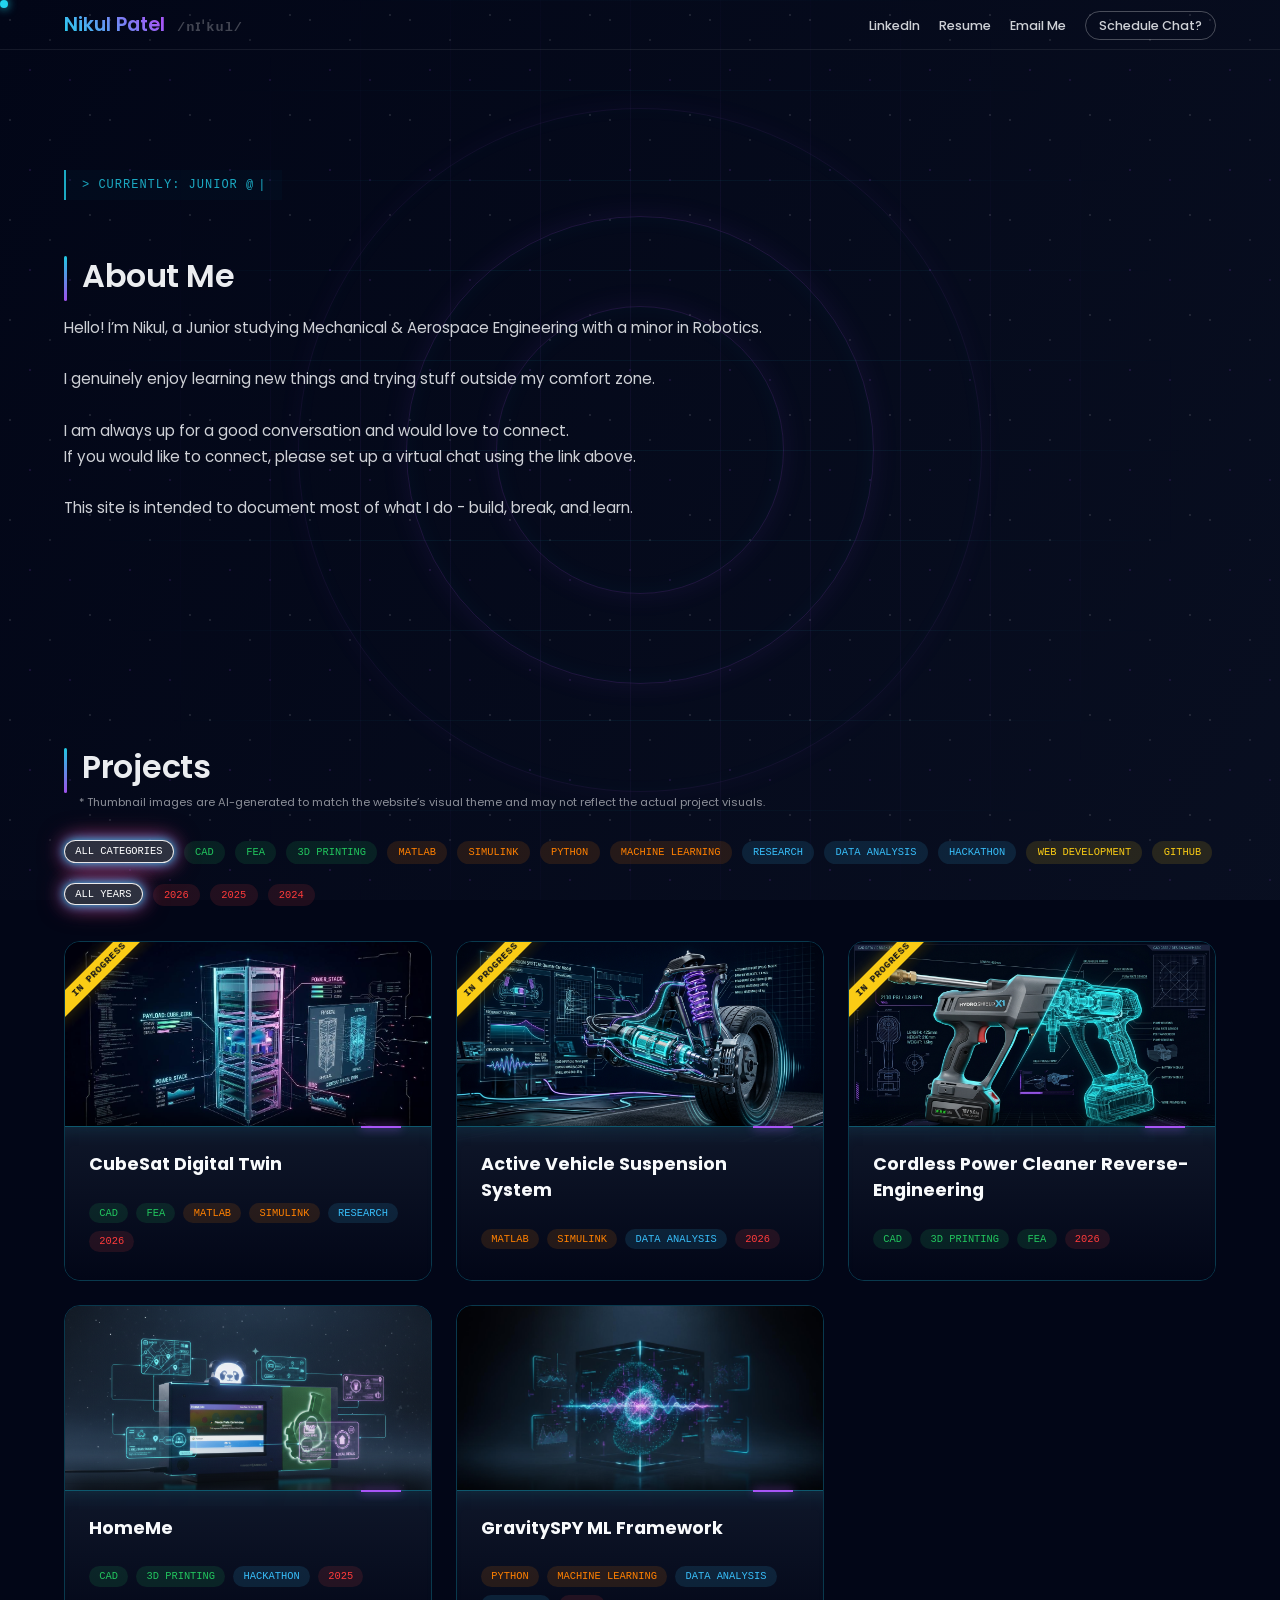
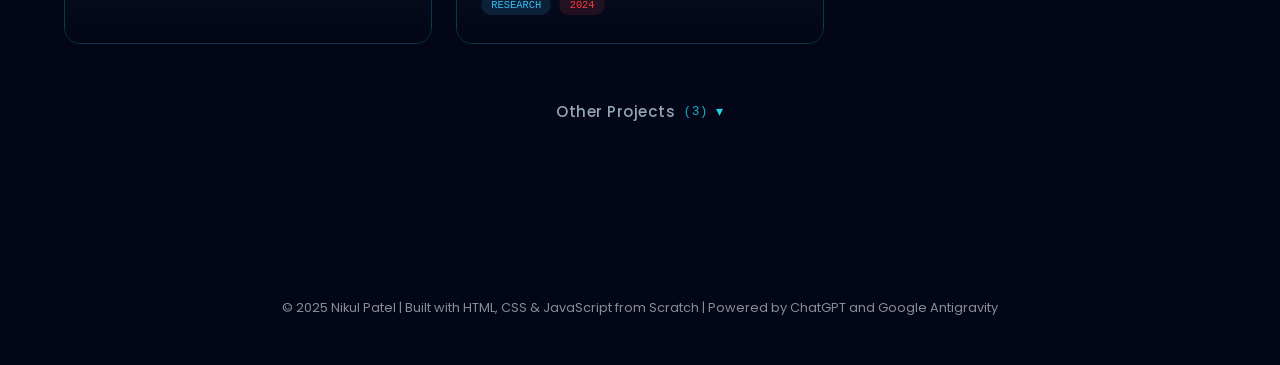
<file: index.html>
<!DOCTYPE html>
<html lang="en">

<head>
  <meta charset="UTF-8" />
  <meta name="viewport" content="width=device-width, initial-scale=1.0" />
  <title>Nikul Patel | Portfolio</title>

  <link href="https://fonts.googleapis.com/css2?family=Poppins:wght@300;400;600&display=swap" rel="stylesheet">
  <link rel="stylesheet" href="style.css">
  <link rel="stylesheet" href="cursor.css">
</head>

<body>

  <!-- BACKGROUND -->
  <div class="background">

    <span class="hud-ring r1"></span>
    <span class="hud-ring r2"></span>
    <span class="hud-ring r3"></span>

    <span class="star-field"></span>
    <span class="scan-pulse"></span>

    <span class="noise-layer"></span>

  </div>

  <!-- HEADER -->
  <header class="header">
    <div class="logo-wrapper" style="display: flex; align-items: baseline; gap: 12px;">
      <div class="logo"><a href="https://www.youtube.com/watch?v=oHg5SJYRHA0" style="text-decoration: none;"
          target="_blank">Nikul Patel</a></div>
      <span id="name-translation" class="name-translation">/nɪˈkul/</span>
    </div>
    <nav class="nav">
      <a href="https://www.linkedin.com/in/n1kul" target="_blank">LinkedIn</a>
      <a href="data/Resume-Nikul_Patel.pdf" target="_blank">Resume</a>
      <a href="mailto:pnikul165@gmail.com">Email Me</a>
      <a class="cta" href="https://calendar.app.google/Cj23Fq5cF3ZovG9K6" target="_blank">Schedule Chat?</a>
    </nav>
  </header>

  <!-- ABOUT -->
  <section id="about-me" class="about-me">
    <!-- Live status banner -->
    <div class="live-status" id="live-status" data-text="> CURRENTLY: Junior @ Clarkson University"></div>
    <h1>About Me</h1>
    <p class="bio">
      Hello! I’m Nikul, a Junior studying Mechanical & Aerospace Engineering with a minor in Robotics.
      <br><br>
      I genuinely enjoy learning new things and trying stuff outside my comfort zone. <br><br>
      I am always up for a good conversation and would love to connect.<br>
      If you would like to connect, please set up a virtual chat using the link above. <br><br>
      This site is intended to document most of what I do - build, break, and learn.
    </p>
  </section>

  <!-- PROJECTS -->
  <section id="projects" class="projects">
    <h2>Projects</h2>

    <p class="projects-disclaimer">
      * Thumbnail images are AI-generated to match the website’s visual theme and may not reflect the actual project
      visuals.<br>
    </p>


    <div class="project-filters" id="tag-filters"></div>
    <div class="project-filters" id="year-filters"></div>

    <div class="project-grid" id="project-grid"></div>

    <!-- OTHER / ARCHIVED PROJECTS -->
    <div class="other-projects-wrapper" id="other-projects-wrapper">
      <button type="button" class="other-projects-text-btn" id="other-projects-toggle" aria-expanded="false"
        aria-controls="other-projects-collapse">
        <span class="other-projects-label">Other Projects</span>
        <span class="other-projects-count" id="other-projects-count">(0)</span>
        <span class="toggle-icon">▾</span>
      </button>

      <div class="other-projects-collapse" id="other-projects-collapse">
        <div class="other-projects-inner">
          <div class="project-grid" id="other-project-grid"></div>
        </div>
      </div>
    </div>
  </section>

  <footer class="footer">
    © 2025 Nikul Patel | Built with HTML, CSS & JavaScript from Scratch | Powered by ChatGPT and Google Antigravity
  </footer>

  <script src="data/data.js"></script>
  <script src="script.js"></script>

  <!-- CUSTOM CURSOR -->
  <div id="custom-cursor">
    <div class="cursor-coords"></div>
  </div>
  <script src="cursor.js"></script>
</body>

</html>
</file>
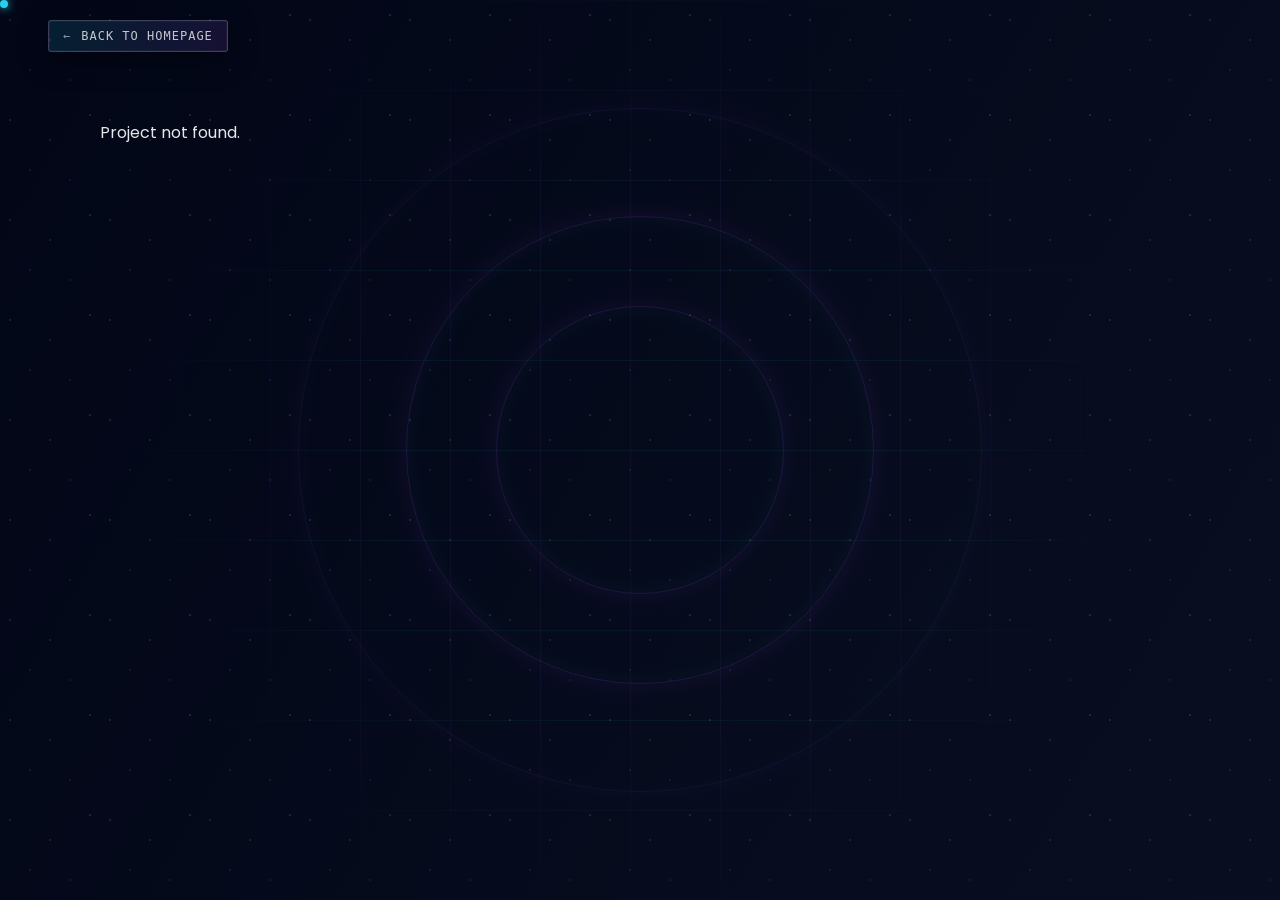
<file: project.html>
<!DOCTYPE html>
<html lang="en">
<head>
  <meta charset="UTF-8" />
  <meta name="viewport" content="width=device-width, initial-scale=1.0" />
  <title>Project | Nikul Patel</title>

  <link href="https://fonts.googleapis.com/css2?family=Poppins:wght@300;400;600&display=swap" rel="stylesheet">
  <link rel="stylesheet" href="project.css">
  <link rel="stylesheet" href="cursor.css">
</head>

<body>

  <!-- BACKGROUND (IDENTICAL TO HOMEPAGE) -->
  <div class="background">
    <span class="hud-ring r1"></span>
    <span class="hud-ring r2"></span>
    <span class="hud-ring r3"></span>
    <span class="star-field"></span>
    <span class="scan-pulse"></span>
    <span class="noise-layer"></span>
  </div>

  <!-- TOP BAR -->
<header class="project-header">
  <nav class="project-nav">
    <a href="index.html" class="nav-back">
      <span class="nav-icon">←</span>
      <span class="nav-text">BACK TO HOMEPAGE</span>
    </a>
  </nav>
</header>


  <!-- MAIN -->
  <main class="project-layout" id="project-container">
    <div class="loading">Loading project…</div>
  </main>

  <!-- DATA + LOGIC -->
  <script src="data/data.js"></script>
  <script src="project.js"></script>

  <!-- CUSTOM CURSOR -->
  <div id="custom-cursor">
    <div class="cursor-coords"></div>
  </div>
  <script src="cursor.js"></script>
</body>
</html>
</file>
<file: style.css>
/* RESET */
*,
*::before,
*::after {
  box-sizing: border-box;
}

body {
  margin: 0;
  font-family: 'Poppins', sans-serif;
  background: #020617;
  color: #e5e7eb;
  overflow-x: hidden;
}

/* =========================
   BACKGROUND MOTION
========================= */

.background {
  position: fixed;
  inset: 0;
  overflow: hidden;
  z-index: -10; /* fully behind everything */
  pointer-events: none; /* clicks pass through */
}

.background::before {
  content: "";
  position: absolute;
  inset: 0;
  background-image:
    linear-gradient(rgba(34,211,238,0.06) 1px, transparent 1px),
    linear-gradient(90deg, rgba(168,85,247,0.06) 1px, transparent 1px);
  background-size: 90px 90px;
  mask-image: radial-gradient(circle at center, black 35%, transparent 70%);
  opacity: 100%;
}


/* Animated gradient base */
body::before {
  content: "";
  position: fixed;
  inset: 0;
  background: linear-gradient(
    120deg,
    #020617,
    #0f172a,
    #020617
  );
  background-size: 400% 400%;
  animation: gradientShift 10s ease infinite;
  z-index: -11; 
}

@keyframes gradientShift {
  0% { background-position: 0% 50%; }
  50% { background-position: 100% 50%; }
  100% { background-position: 0% 50%; }
}

/*HOLOGRAPHIC HUD RINGS */
.hud-ring {
  position: absolute;
  top: 50%;
  left: 50%;
  border-radius: 50%;
  transform: translate(-50%, -50%);
  border: 1px solid rgba(168,85,247,0.45);
  box-shadow:
    0 0 28px rgba(168,85,247,0.25),
    inset 0 0 24px rgba(34,211,238,0.12);
  opacity: 0.35;
  animation: ringBreath 6s ease-in-out infinite,
             ringRotate 60s linear infinite;
}

@keyframes ringRotate {
  from { transform: translate(-50%, -50%) rotate(0deg); }
  to   { transform: translate(-50%, -50%) rotate(360deg); }
}

/* sizes */
.r1 { width: 32vmin; height: 32vmin; animation-delay: 0s; }
.r2 { width: 52vmin; height: 52vmin; animation-delay: 1.5s; animation-duration: 80s; }
.r3 { width: 76vmin; height: 76vmin; animation-delay: 3s; animation-duration: 120s; opacity: 0.18; }

@keyframes ringBreath {
  0%   { opacity: 0.18; filter: blur(0px); }
  50%  { opacity: 0.42; filter: blur(0.6px); }
  100% { opacity: 0.18; filter: blur(0px); }
}

/*RADIAL SCAN PULSE*/

.scan-pulse {
  position: absolute;
  inset: 0;
  background:
    radial-gradient(
      circle at center,
      rgba(168,85,247,0.18),
      transparent 60%
    );
  opacity: 0;
  animation: scanPing 5s ease-out infinite;
}

@keyframes scanPing {
  0%   { opacity: 0; transform: scale(0.85); }
  30%  { opacity: 0.35; }
  100% { opacity: 0; transform: scale(1.15); }
}

/*FLOATING PIXEL FIELD*/

.pixel-field {
  position: absolute;
  inset: 0;
  background-image:
    repeating-radial-gradient(
      rgba(168,85,247,0.25) 0 1px,
      transparent 1px 40px
    );
  background-size: 120px 120px;
  animation: pixelDrift 25s linear infinite;
  opacity: 0.15;
  mask-image: linear-gradient(
    to top,
    transparent,
    black 30%,
    black 70%,
    transparent
  );
}

@keyframes pixelDrift {
  from { background-position: 0 0; }
  to   { background-position: 0 -600px; }
}

/*STAR FIELD (SUBTLE)*/

.star-field {
  position: absolute;
  inset: 0;
  background-image:
    radial-gradient(1px 1px at 10% 20%, rgba(255,255,255,0.35), transparent),
    radial-gradient(1px 1px at 30% 70%, rgba(168,85,247,0.45), transparent),
    radial-gradient(1px 1px at 50% 40%, rgba(255,255,255,0.3), transparent),
    radial-gradient(1px 1px at 70% 80%, rgba(168,85,247,0.4), transparent),
    radial-gradient(1px 1px at 90% 15%, rgba(255,255,255,0.35), transparent);
  background-size: 100px 100px;
  animation: starDrift 90s linear infinite;
  opacity: 1.0;
  pointer-events: none;
}

@keyframes starDrift {
  from { background-position: 0 0; }
  to   { background-position: 0 -2000px; }
}

/* =========================
   HEADER
========================= */
.header {
  position: sticky;
  top: 0;
  padding: 10px 64px;
  display: flex;
  justify-content: space-between;
  align-items: center;
  background: transparent;
  border-bottom: 1px solid rgba(255,255,255,0.08);
  transition: background 0.3s ease, backdrop-filter 0.3s ease;
  z-index: 10;
}

.header:hover {
  border-image: linear-gradient(90deg, #22d3ee, #a855f7, #22d3ee) 1;
  box-shadow: 0 12px 40px rgba(34, 211, 238, 0.3), 0 8px 20px rgba(168, 85, 247, 0.25);
  transition: 0.5s;
}

.header.scrolled {
  background: rgba(15, 23, 42, 0.75);
  backdrop-filter: blur(20px) saturate(200%);
  border-color: rgba(255,255,255,0.15);
}

.logo {
  font-weight: 600;
  font-size: 1.2rem;
  background: linear-gradient(45deg, #22d3ee, #a855f7, #22d3ee);
  background-size: 200%;
  background-clip: content-box;
  -webkit-background-clip: text;
  -webkit-text-fill-color: transparent;
  animation: gradientFlow 3s linear infinite
}

@keyframes gradientFlow {
  to { background-position: 200%; }
}

.name-translation {
  font-family: var(--font-mono);
  font-size: 0.85rem;
  font-weight: 600;
  color: rgba(255, 255, 255, 0.25);
  letter-spacing: 1px;
  transition: opacity 0.8s cubic-bezier(0.4, 0, 0.2, 1);
  user-select: none;
  pointer-events: none;
  display: inline-block;
}

.name-translation.hidden {
  opacity: 0;
}

.nav a {
  margin-left: 15px;
  font-size: 0.8rem;
  font-weight: 500;
  text-decoration: none;
  color: #e5e7eb;
  position: relative;
  opacity: 0.9;
  transition: color 0.3s ease, text-shadow 0.3s ease;
}

.nav a::after {
  content: "";
  position: absolute;
  bottom: -4px;
  left: 0;
  width: 0%;
  height: 2px;
  background: linear-gradient(90deg, #22d3ee, #a855f7);
  transition: width 0.3s ease;
}

.nav a:hover::after {
  width: 100%;
  color: #22d3ee;
  text-shadow: 0 0 6px #22d3ee, 0 0 10px #a855f7;
}

.nav .cta {
  padding: 5px 13px;
  border-radius: 999px;
  border: 1px solid rgba(255,255,255,0.3);
  transition: all 1.0s ease
}

.nav .cta:hover {
  border-color: #22d3ee;
  box-shadow: 0 0 8px #22d3ee, 0 0 16px #a855f7;
  background: rgba(255,255,255,0.05);
}

.nav .cta::after {
  content: none;
}

/* ABOUT ME */
.about-me {
  padding: 120px 64px 80px;
  max-width: 1200px;
  position: relative;
}

.live-status {
  font-family: 'JetBrains Mono', monospace;
  font-size: 0.75rem;
  color: #22d3ee;
  background: rgba(34, 211, 238, 0.03);
  border-left: 2px solid #22d3ee;
  padding: 8px 16px;
  margin-bottom: 25px;
  display: inline-block;
  letter-spacing: 1px;
  text-transform: uppercase;
  opacity: 0.8;
  min-height: 1.5em;
}

.live-status::after {
  content: "|";
  animation: blink 1s step-end infinite;
  margin-left: 4px;
}

@keyframes blink {
  from, to { opacity: 1; }
  50% { opacity: 0; }
}

.about-me h1 {
  font-size: 2.0rem;
  font-weight: 600;
  opacity: 0.95;
  margin-bottom: 15px;
  letter-spacing: -0.015em;
  color: #f8fafc;
  position: relative;
  padding-left: 18px;
}

.about-me h1::before {
  content: "";
  position: absolute;
  left: 0;
  top: 0.15em;
  height: 1.4em;
  width: 3px;
  background: linear-gradient(180deg, #22d3ee, #a855f7);
  border-radius: 2px;
}

.bio {
  margin-top: 15px;
  max-width: 1000px;
  font-size: 0.95rem;
  line-height: 1.7;
  opacity: 0.9;
}


/* PROJECTS */
.projects {
  padding: 100px 64px 120px;
  position: relative;
}

.projects h2 {
  font-size: 2.0rem;
  font-weight: 600;
  opacity: 0.95;
  margin-bottom: 0px;
  letter-spacing: -0.015em;
  color: #f8fafc;
  position: relative;
  padding-left: 18px;
}

.projects h2::before {
  content: "";
  position: absolute;
  left: 0;
  top: 0.15em;
  height: 1.4em;
  width: 3px;
  background: linear-gradient(180deg, #22d3ee, #a855f7);
  border-radius: 2px;
}

.projects-disclaimer {
  font-size: 0.7rem;
  opacity: 0.6;
  margin-left: 15px;
  margin-top: 3px;
  margin-bottom: 30px;
}

.project-filters {
  display: flex;
  gap: 10px;
  margin-bottom: 20px;
  flex-wrap: wrap;
}

.filter {
  cursor: pointer;
  border: 1px solid transparent;
  transition: border-color 0.25s ease, background 0.25s ease;
}

.filter.active {
  border-color: rgba(255,255,255,0.4);
}

.project-grid {
  display: grid;
  margin-top: 35px;
  grid-template-columns: repeat(auto-fill, minmax(320px, 1fr));
  gap: 24px;
}

.project-card {
  background: transparent;
  border: 1px solid rgba(34, 211, 238, 0.25);
  border-radius: 16px;
  overflow: hidden;
  text-decoration: none;
  color: inherit;
  position: relative;
  cursor: pointer;
  transition: box-shadow 0.5s ease;
  display: flex;
  flex-direction: column;
  /* Gradient border using pseudo-element */
}

.project-card::before {
  content: "";
  position: absolute;
  inset: 0;
  padding: 3px; /* border thickness */
  border-radius: 16px;
  background: linear-gradient(90deg, #22d3ee, #a855f7, #22d3ee, #a855f7);
  background-size: 300% 300%;
  mask: inherit;
  -webkit-mask: 
      linear-gradient(#fff 0 0) content-box, 
      linear-gradient(#fff 0 0);
  -webkit-mask-composite: destination-out;
  mask-composite: exclude;
  pointer-events: none;
  opacity: 0; /* hide initially */
  transition: opacity 0.5s ease;
  animation: gradientBorderFlow 3s linear infinite;
  z-index: 2;
}

.project-card:hover::before {
  opacity: 1;
}

/* Border gradient animation */
@keyframes gradientBorderFlow {
  0% { background-position: 0% 50%; }
  50% { background-position: 100% 50%; }
  100% { background-position: 0% 50%; }
}

/* Keep all previous hover effects */
.project-card:hover {
  box-shadow: 0 20px 40px rgba(0,0,0,0.45), 0 0 20px rgba(34, 211, 238, 0.2);
}

/* =========================
   PROJECT IN-PROGRESS CORNER RIBBON
========================= */

.project-ribbon {
  position: absolute;
  top: 18px;
  left: -36px;
  width: 140px;
  transform: rotate(-45deg);
  background: #facc15;
  color: #020617;
  text-align: center;
  font-family: 'JetBrains Mono', monospace;
  font-size: 0.62rem;
  font-weight: 700;
  letter-spacing: 0.6px;
  text-transform: uppercase;
  padding: 4px 0;
  box-shadow: 0 4px 12px rgba(0, 0, 0, 0.5), 0 0 14px rgba(250, 204, 21, 0.35);
  z-index: 10;
  pointer-events: none;
  user-select: none;
  transition: box-shadow 0.3s ease, filter 0.3s ease;
}

.project-card:hover .project-ribbon {
  box-shadow: 0 4px 16px rgba(0, 0, 0, 0.6), 0 0 20px rgba(250, 204, 21, 0.55);
  filter: brightness(1.05);
}

/* =========================
   PROJECT THUMBNAIL (BOTTOM FADE)
========================= */

.project-thumb {
  height: 200px;
  position: relative;
  overflow: hidden;
  z-index: 1;
}

/* Image itself */
.project-thumb img {
  width: 100%;
  height: 100%;
  object-fit: cover;
  transition: transform 0.6s ease, filter 0.6s ease;
}

/* Hover effects (fade is NOT touched) */
.project-card:hover .project-thumb img {
  transform: scale(1.05);
  filter: brightness(0.85);
}

.project-info {
  padding: 24px;
  position: relative;
  flex-grow: 1;
  margin-top: -16px;
  background: linear-gradient(180deg, rgba(15, 23, 42, 0.98) 0%, rgba(2, 6, 23, 1) 100%);
  border-top: 1px solid rgba(34, 211, 238, 0.4);
  box-shadow: 0 -8px 25px rgba(0, 0, 0, 0.7), inset 0 15px 20px -15px rgba(34, 211, 238, 0.15);
  z-index: 2;
  transition: all 0.5s cubic-bezier(0.4, 0, 0.2, 1);
}

/* Sci-fi tech corner accent */
.project-info::before {
  content: "";
  position: absolute;
  top: -1px;
  right: 30px;
  width: 40px;
  height: 2px;
  background: #a855f7;
  box-shadow: 0 0 10px #a855f7;
  transition: width 0.5s ease;
}

.project-info h3 {
  font-size: 1.1rem;
  margin: 0 0 10px 0;
  color: #f8fafc;
  z-index: 1;
}

.project-info .tags {
  display: flex;
  flex-wrap: wrap;
  gap: 8px;
  margin-top: 2px;
  margin-bottom: 4px;
  z-index: 1;
}

.project-info p {
  font-size: 0.85rem;
  line-height: 1.6;
  opacity: 0;
  max-height: 0;
  overflow: hidden;
  margin-top: 12px;
  color: #cbd5e1;
  transition: opacity 0.6s ease, max-height 0.6s ease, transform 0.6s ease;
  transform: translateY(10px);
}

.project-card:hover .project-info {
  background: linear-gradient(180deg, rgba(15, 23, 42, 1) 0%, rgba(2, 6, 23, 1) 100%);
  border-top-color: #22d3ee;
  box-shadow: inset 0 15px 30px -10px rgba(34, 211, 238, 0.35);
}

.project-card:hover .project-info::before {
  width: 80px;
}

.project-card:hover .project-info p {
  opacity: 1;
  max-height: 200px;
  transform: translateY(0);
}

.tags {
  font-family: "JetBrains Mono", monospace;
  display: flex;
  flex-wrap: wrap;
  gap: 6px;
}

.tag {
  font-family: "JetBrains Mono", monospace;
  font-size: 0.65rem;
  padding: 4.25px 10.25px;
  border-radius: 999px;
}

/* YEAR TAG */
.tag.year {
  background: #ef444420;
  color: #ff3b3b;
}

/* COMMON "ALL" TAG VISUAL */
.tag.all {
  background: #ffffff2a;
  color: #ffffff;
  border: 1px solid rgba(255,255,255,0.35);
}

/* ACTIVE FILTER — UNIVERSAL */
.filter.active {
  border-color: rgba(255,255,255,0.9);
  transform: translateY(-1px);
}

/* ACTIVE "ALL" TAG — STRONGER GLOW */
.tag.all.filter.active {
  box-shadow:
    0 0 10px rgba(34,211,238,0.9),
    0 0 18px rgba(168,85,247,0.7),
    0 0 26px rgba(239,68,68,0.6);
}

/* ACTIVE NORMAL TAGS */
.tag.filter.active:not(.all) {
  box-shadow:
    0 0 8px currentColor,
    0 0 14px rgba(255,255,255,0.25);
}



/* =========================
   OTHER / ARCHIVED PROJECTS (LOAD MORE STYLE)
========================= */

.other-projects-wrapper {
  margin-top: 48px;
  display: flex;
  flex-direction: column;
  align-items: center;
}

.other-projects-text-btn {
  background: transparent;
  border: none;
  color: #94a3b8;
  font-family: 'Poppins', sans-serif;
  font-size: 0.95rem;
  font-weight: 500;
  letter-spacing: 0.5px;
  cursor: pointer;
  display: inline-flex;
  align-items: center;
  justify-content: center;
  gap: 8px;
  padding: 8px 16px;
  position: relative;
  transition: all 0.3s ease;
  user-select: none;
}

.other-projects-text-btn .other-projects-label {
  color: inherit;
  transition: color 0.3s ease;
}

.other-projects-text-btn .other-projects-count {
  font-family: 'JetBrains Mono', monospace;
  font-size: 0.8rem;
  color: #22d3ee;
  opacity: 0.8;
  transition: all 0.3s ease;
}

.other-projects-text-btn .toggle-icon {
  display: inline-block;
  font-size: 0.85rem;
  color: #22d3ee;
  transition: transform 0.3s cubic-bezier(0.4, 0, 0.2, 1), color 0.3s ease;
}

.other-projects-text-btn::after {
  content: "";
  position: absolute;
  bottom: 2px;
  left: 50%;
  width: 0;
  height: 2px;
  background: linear-gradient(90deg, #22d3ee, #a855f7);
  transition: width 0.3s ease, left 0.3s ease;
  border-radius: 2px;
}

.other-projects-text-btn:hover {
  color: #f8fafc;
  transform: translateY(-1px);
}

.other-projects-text-btn:hover .toggle-icon {
  color: #22d3ee;
}

.other-projects-text-btn:hover::after {
  width: 90%;
  left: 5%;
}

.other-projects-text-btn.open {
  color: #cbd5e1;
}

.other-projects-text-btn.open .toggle-icon {
  transform: rotate(180deg);
  color: #a855f7;
}

.other-projects-text-btn.open::after {
  width: 90%;
  left: 5%;
  background: linear-gradient(90deg, #a855f7, #22d3ee);
}

.other-projects-collapse {
  display: none;
  width: 100%;
  margin-top: 36px;
  text-align: left;
}

.other-projects-collapse.open {
  display: block;
  animation: fadeInOtherProjects 0.4s ease forwards;
}

@keyframes fadeInOtherProjects {
  from {
    opacity: 0;
    transform: translateY(12px);
  }
  to {
    opacity: 1;
    transform: translateY(0);
  }
}

.other-projects-inner {
  padding: 4px 2px 20px 2px;
}

.other-projects-inner .project-grid {
  margin-top: 0;
}

.no-projects-msg {
  font-family: 'JetBrains Mono', monospace;
  font-size: 0.85rem;
  color: #94a3b8;
  padding: 36px 20px;
  text-align: center;
  background: rgba(15, 23, 42, 0.5);
  border: 1px dashed rgba(34, 211, 238, 0.25);
  border-radius: 14px;
  grid-column: 1 / -1;
  letter-spacing: 0.3px;
}

/* FOOTER */
.footer {
  padding: 48px;
  text-align: center;
  font-size: 0.8rem;
  opacity: 0.6;
}
.footer a {
  color: #22d3ee;
  text-decoration: none;
}

/* =========================
   RESPONSIVE (NO WRAPPING)
========================= */
@media (max-width: 900px) {
  html { font-size: 14.5px; }

  .about-me,
  .projects {
    padding-left: 40px;
    padding-right: 40px;
  }

  /* Hide non-essential nav links */
  .nav a:not(.cta) {
    display: none;
  }
}

@media (max-width: 600px) {
  html { font-size: 14px; }

  .header {
    padding: 10px 24px;
  }

  .about-me {
    padding: 60px 24px 30px;
  }

  .projects {
    padding: 40px 24px 70px;
  }

  .project-grid {
    grid-template-columns: 1fr;
    gap: 20px;
  }
  
  .project-thumb {
    height: 160px;
  }

  /* Compact corner ribbon for mobile cards */
  .project-ribbon {
    top: 14px;
    left: -34px;
    width: 125px;
    font-size: 0.56rem;
    padding: 3px 0;
  }

  /* Make project summaries visible on touch/mobile devices where hover is unavailable */
  .project-info p {
    opacity: 0.85;
    max-height: none;
    overflow: visible;
    transform: none;
    margin-top: 10px;
  }

  .other-projects-wrapper {
    margin-top: 32px;
  }

  .other-projects-text-btn {
    font-size: 0.88rem;
    padding: 8px 16px;
  }

  .other-projects-collapse.open {
    margin-top: 24px;
  }
}

@media (max-width: 420px) {
  .header {
    padding: 8px 16px;
  }

  .name-translation {
    display: none;
  }

  .about-me,
  .projects {
    padding-left: 16px;
    padding-right: 16px;
  }

  .about-me h1,
  .projects h2 {
    font-size: 1.7rem;
  }
}
</file>
<file: cursor.css>
/* =========================
   CUSTOM CURSOR
========================= */
:root {
  --ease-cinematic: cubic-bezier(0.25, 1, 0.5, 1);
  --font-mono: "JetBrains Mono", monospace;
}

@media (hover: hover) and (pointer: fine) {

  *,
  *::before,
  *::after {
    cursor: none !important;
  }
}

/* Custom Cursor Styling */
#custom-cursor {
  position: fixed;
  top: 0;
  left: 0;
  width: 8px;
  height: 8px;
  background-color: #22d3ee;
  border-radius: 50%;
  pointer-events: none;
  z-index: 99999;
  box-shadow: 0 0 10px #22d3ee;
  transition:
    transform 0.5s var(--ease-cinematic),
    width 0.5s var(--ease-cinematic),
    height 0.5s var(--ease-cinematic),
    background-color 0.5s var(--ease-cinematic),
    box-shadow 0.5s var(--ease-cinematic),
    opacity 0.5s var(--ease-cinematic);
  will-change: transform, width, height, opacity;
}

#custom-cursor.is-hover {
  width: 32px;
  height: 32px;
  background-color: rgba(168, 85, 247, 0.15);
  border: 1px solid #a855f7;
  box-shadow: 0 0 15px rgba(168, 85, 247, 0.5);
}

.cursor-coords {
  position: absolute;
  top: 100%;
  left: 100%;
  padding: 8px;
  font-family: var(--font-mono);
  font-size: 0.45rem;
  color: #22d3ee;
  white-space: nowrap;
  opacity: 0;
  transition: opacity 0.3s var(--ease-cinematic);
  pointer-events: none;
}

#custom-cursor.is-moving .cursor-coords {
  opacity: 0.75;
}
</file>
<file: project.css>
/* RESET */
* { box-sizing: border-box; }

body {
  margin: 0;
  font-family: "Poppins", sans-serif;
  background: #020617;
  color: #e5e7eb;
  overflow-x: hidden;
}

/* =========================
   BACKGROUND MOTION
========================= */

.background {
  position: fixed;
  inset: 0;
  overflow: hidden;
  z-index: -10; /* fully behind everything */
  pointer-events: none; /* clicks pass through */
}

.background::before {
  content: "";
  position: absolute;
  inset: 0;
  background-image:
    linear-gradient(rgba(34,211,238,0.06) 1px, transparent 1px),
    linear-gradient(90deg, rgba(168,85,247,0.06) 1px, transparent 1px);
  background-size: 90px 90px;
  mask-image: radial-gradient(circle at center, black 35%, transparent 70%);
  opacity: 100%;
}


/* Animated gradient base */
body::before {
  content: "";
  position: fixed;
  inset: 0;
  background: linear-gradient(
    120deg,
    #020617,
    #0f172a,
    #020617
  );
  background-size: 400% 400%;
  animation: gradientShift 10s ease infinite;
  z-index: -11; 
}

@keyframes gradientShift {
  0% { background-position: 0% 50%; }
  50% { background-position: 100% 50%; }
  100% { background-position: 0% 50%; }
}

/*HOLOGRAPHIC HUD RINGS */
.hud-ring {
  position: absolute;
  top: 50%;
  left: 50%;
  border-radius: 50%;
  transform: translate(-50%, -50%);
  border: 1px solid rgba(168,85,247,0.45);
  box-shadow:
    0 0 28px rgba(168,85,247,0.25),
    inset 0 0 24px rgba(34,211,238,0.12);
  opacity: 0.35;
  animation: ringBreath 6s ease-in-out infinite,
             ringRotate 60s linear infinite;
}

@keyframes ringRotate {
  from { transform: translate(-50%, -50%) rotate(0deg); }
  to   { transform: translate(-50%, -50%) rotate(360deg); }
}

/* sizes */
.r1 { width: 32vmin; height: 32vmin; animation-delay: 0s; }
.r2 { width: 52vmin; height: 52vmin; animation-delay: 1.5s; animation-duration: 80s; }
.r3 { width: 76vmin; height: 76vmin; animation-delay: 3s; animation-duration: 120s; opacity: 0.18; }

@keyframes ringBreath {
  0%   { opacity: 0.18; filter: blur(0px); }
  50%  { opacity: 0.42; filter: blur(0.6px); }
  100% { opacity: 0.18; filter: blur(0px); }
}

/*RADIAL SCAN PULSE*/

.scan-pulse {
  position: absolute;
  inset: 0;
  background:
    radial-gradient(
      circle at center,
      rgba(168,85,247,0.18),
      transparent 60%
    );
  opacity: 0;
  animation: scanPing 5s ease-out infinite;
}

@keyframes scanPing {
  0%   { opacity: 0; transform: scale(0.85); }
  30%  { opacity: 0.35; }
  100% { opacity: 0; transform: scale(1.15); }
}

/*FLOATING PIXEL FIELD*/

.pixel-field {
  position: absolute;
  inset: 0;
  background-image:
    repeating-radial-gradient(
      rgba(168,85,247,0.25) 0 1px,
      transparent 1px 40px
    );
  background-size: 120px 120px;
  animation: pixelDrift 25s linear infinite;
  opacity: 0.15;
  mask-image: linear-gradient(
    to top,
    transparent,
    black 30%,
    black 70%,
    transparent
  );
}

@keyframes pixelDrift {
  from { background-position: 0 0; }
  to   { background-position: 0 -600px; }
}

/*STAR FIELD (SUBTLE)*/

.star-field {
  position: absolute;
  inset: 0;
  background-image:
    radial-gradient(1px 1px at 10% 20%, rgba(255,255,255,0.35), transparent),
    radial-gradient(1px 1px at 30% 70%, rgba(168,85,247,0.45), transparent),
    radial-gradient(1px 1px at 50% 40%, rgba(255,255,255,0.3), transparent),
    radial-gradient(1px 1px at 70% 80%, rgba(168,85,247,0.4), transparent),
    radial-gradient(1px 1px at 90% 15%, rgba(255,255,255,0.35), transparent);
  background-size: 100px 100px;
  animation: starDrift 90s linear infinite;
  opacity: 1.0;
  pointer-events: none;
}

@keyframes starDrift {
  from { background-position: 0 0; }
  to   { background-position: 0 -2000px; }
}

/* HEADER */
.project-header {
  padding: 20px 48px;
}

/* =========================
   PROJECT NAVIGATION (HUD)
========================= */

.project-header {
  padding: 20px 48px;
}

.project-nav {
  display: inline-flex;
}

/* Back to Home Page Button */
.nav-back {
  display: inline-flex;
  align-items: center;
  gap: 10px;

  padding: 8px 14px;
  border-radius: 3px;

  font-family: "JetBrains Mono", monospace;
  font-size: 0.75rem;
  letter-spacing: 1px;
  text-transform: uppercase;

  color: rgba(229,231,235,0.85);
  text-decoration: none;

  background:
    linear-gradient(
      90deg,
      rgba(34,211,238,0.12),
      rgba(168,85,247,0.12)
    );

  border: 1px solid rgba(255,255,255,0.18);

  box-shadow:
    inset 0 0 0 1px rgba(255,255,255,0.04),
    0 8px 30px rgba(0,0,0,0.45);

  transition: all 0.8s ease;
}

/* Arrow */
.nav-icon {
  font-size: 1;
  opacity: 0.7;
}

/* Hover = system ready */
.nav-back:hover {
  border-color: #22d3ee;
  color: #22d3ee;
  box-shadow:
    0 0 0 1px rgba(34,211,238,0.35),
    0 0 24px rgba(34,211,238,0.25);
}


/* LAYOUT */
.project-layout {
  margin: 0px 100px;
  padding: 48px 0px 48px;
  display: grid;
  grid-template-columns: 1.2fr 0.9fr;
  gap: 48px;
  align-items: start;
}

.project-text h1 {
  font-size: 2.0rem;
  font-weight: 600;
  opacity: 0.95;
  margin-bottom: 20px;
  letter-spacing: -0.015em;
  color: #f8fafc;
  position: relative;
  padding-left: 18px;
}

.project-text h1::before {
  content: "";
  position: absolute;
  left: 0;
  top: 0.15em;
  height: 1.4em;
  width: 3px;
  background: linear-gradient(180deg, #22d3ee, #a855f7);
  border-radius: 2px;
}

.project-text h2 {
  font-size: 1.5rem;
  font-weight: 600;
  opacity: 0.95;
  margin-bottom: 20px;
  letter-spacing: -0.015em;
  color: #f8fafc;
  position: relative;
  padding-left: 18px;
}

.project-text h2::before {
  content: "";
  position: absolute;
  left: 0;
  top: 0.15em;
  height: 1.4em;
  width: 3px;
  background: linear-gradient(180deg, #22d3ee, #a855f7);
  border-radius: 2px;
}

.project-text p {
  line-height: 1.7;
  opacity: 0.9;
}

.project-detail {
  font-size: 0.9rem;
  opacity: 0.85;
}

.project-detail h3 {
  margin-top: 32px;
  margin-bottom: 14px;
  color: #f8fafc;
  font-size: 1.15rem;
  letter-spacing: -0.01em;
}

.project-detail ul,
.project-detail ol {
  padding-left: 22px;
  margin: 14px 0 24px;
}

.project-detail li {
  line-height: 1.8;
  margin-bottom: 12px;
}

.project-detail li:last-child {
  margin-bottom: 0;
}

.project-detail ol li {
  margin-bottom: 16px;
}

/* =========================
   ATTACHMENTS SECTION
========================= */

.project-detail .attachments-title {
  font-size: 1.5rem;
  font-weight: 600;
  opacity: 0.95;
  margin-bottom: 20px;
  letter-spacing: -0.015em;
  color: #f8fafc;
  position: relative;
  padding-left: 18px;
}

.project-detail .attachments-title::before {
  content: "";
  position: absolute;
  left: 0;
  top: 0.15em;
  height: 1.4em;
  width: 3px;
  background: linear-gradient(180deg, #22d3ee, #a855f7);
  border-radius: 2px;
}

.attachment-list {
  margin-top: 12px;
  display: flex;
  flex-direction: column;
  gap: 8px;
}

.attachment-item {
  font-family: "JetBrains Mono", monospace;
  font-size: 0.9rem;
  font-weight: 500;
  color: #22d3ee;
  text-decoration: none;
  transition: all 0.25s ease;
}

.attachment-item:hover {
  color: #a855f7;
}


/* =========================
   TAG SYSTEM (MATCH HOMEPAGE)
========================= */

.tag-row {
  font-family: "JetBrains Mono", monospace;
  display: flex;
  flex-wrap: wrap;
  gap: 6px;
  margin: 14px 0 10px;
}

.tag {
  font-family: "JetBrains Mono", monospace;
  font-size: 0.725rem;
  padding: 4.25px 10.25px;
  border-radius: 999px;
  border: 1px solid currentColor;
  background: currentColor;
  letter-spacing: 0.3px;
}

/* YEAR TAG (same red style as homepage) */
.tag.year {
  background: #ef444420;
  color: #ff3b3b;
  border-color: #ff3b3b;
}

.summary {
  margin-top: 14px;
  margin-bottom: 24px;
}

.project-detail h2 {
  margin-top: 28px;
  color: #ffffff;
}


/* MEDIA PANEL */
.media-panel {
  position: sticky;
  top: 120px;
  align-self: flex-start;
  transition: all 0.25s ease;
}

.media-frame {
  width: 100%;
  height: 60vh;
  position: relative;
  background: #010409;
  border: 1px solid rgba(255,255,255,0.15);
  overflow: hidden;

  /* Remove soft card look */
  border-radius: 4px;

  /* Subtle depth */
  box-shadow:
    inset 0 0 0 1px rgba(255,255,255,0.04),
    0 20px 50px rgba(0,0,0,0.45);
}

.media-header {
  position: absolute;
  top: 0;
  left: 0;
  right: 0;
  height: 26px;

  display: flex;
  align-items: center;
  justify-content: space-between;

  padding: 0 10px;

  background: linear-gradient(
    90deg,
    rgba(34,211,238,0.12),
    rgba(168,85,247,0.12)
  );

  border-bottom: 1px solid rgba(255,255,255,0.12);

  font-family: "JetBrains Mono", monospace;
  font-size: 0.65rem;
  letter-spacing: 1px;
  color: rgba(255,255,255,0.55);
  text-transform: uppercase;
}

.media-expand {
  background: transparent;
  border: none;
  color: rgba(255,255,255,0.6);
  cursor: pointer;
  font-size: 0.85rem;
  transition: all 0.25s ease;
}

.media-expand:hover {
  color: #22d3ee;
}

/* Expanded Mode */
.media-frame.expanded {
  position: fixed;
  top: 50%;
  left: 50%;
  transform: translate(-50%, -50%);
  width: 85vw;
  height: 85vh;
  z-index: 10000;
}

/* Blur background */
body.media-open::before {
  filter: blur(6px);
}

body.media-open .background {
  filter: blur(6px) brightness(0.6);
  transition: filter 0.3s ease;
}

/* Content pushed below header bar */
.media-frame iframe,
.media-frame img,
.media-frame video {
  position: absolute;
  top: 26px;
  left: 0;
  width: 100%;
  height: calc(100% - 26px);
  border: none;
  object-fit: contain;
  background: #000;
}

.media-frame {
  position: relative;
  background: #000;
}

.media-website {
  width: 100%;
  height: 100%;
  border: none;
  background: #000;
}

/* Blurred fill */
.media-bg {
  position: absolute;
  inset: 26px 0 0 0; /* below top bar */
  background-size: cover;
  background-position: center;
  filter: blur(28px) brightness(0.6);
  transform: scale(1.15);
  opacity: 0.85;
}

/* MEDIA SECTION*/
.media-frame {
  position: relative;
  background: #010409;
  overflow: hidden;
}

/* CONTENT AREA ONLY (below header bar) */
.media-viewport {
  position: absolute;
  top: 26px;
  left: 0;
  right: 0;
  bottom: 0;
  overflow: hidden;
}

/* BLURRED FILL (DOES NOT TOUCH HEADER) */
.media-bg {
  position: absolute;
  inset: 0;
  background-size: cover;
  background-position: center;
  filter: blur(28px) brightness(0.6);
  transform: scale(1.2);
  opacity: 0.85;
}

/* ACTUAL MEDIA */
.media-viewport img,
.media-viewport video,
.media-viewport iframe {
  position: absolute;
  inset: 0;
  width: 100%;
  height: 100%;
  object-fit: contain;
  z-index: 2;
  background: transparent;
}

.media-controls {
  display: flex;
  justify-content: center;
  align-items: center;
  gap: 16px;
  margin-top: 14px;
  font-family: "JetBrains Mono", monospace;
  font-size: 0.8rem;
  color: rgba(255,255,255,0.7);
}

.media-controls button {
  background: transparent;
  border: 1px initial rgba(255,255,255,0.25);
  color: #e5e7eb;
  padding: 4px 7px;
  cursor: pointer;
  transition: all 0.5s ease;
}

.media-controls button:hover {
  border-color: #22d3ee;
  color: #22d3ee;
}

/* MEDIA LABEL */
.media-label {
  margin-top: 8px;
  text-align: center;
  font-size: 0.8rem;
  opacity: 0.6;
}

/* RESPONSIVE */
/* =========================
   RESPONSIVE
========================= */

@media (max-width:1100px){
  .project-layout{
    grid-template-columns:1fr;
    gap:40px;
    margin: 0 40px;
  }

  .media-panel{
    position:relative;
    top:auto;
  }

  .media-frame{
    height:50vh;
  }
}

@media (max-width:700px){
  .project-header {
    padding: 16px 20px;
  }

  .project-layout{
    margin: 0 16px;
    padding: 24px 0;
    gap: 32px;
  }

  .project-text h1{ font-size: 1.6rem; }
  .project-text h2{ font-size: 1.3rem; }

  .project-detail h3 {
    font-size: 1.05rem;
    margin-top: 24px;
    margin-bottom: 10px;
  }

  .project-detail ul,
  .project-detail ol {
    padding-left: 18px;
    margin: 12px 0 18px;
  }

  .project-detail li {
    font-size: 0.88rem;
    line-height: 1.65;
    margin-bottom: 10px;
  }

  .project-detail ol li {
    margin-bottom: 14px;
  }

  .media-frame{ height: 42vh; }

  .tag{ font-size: .65rem; }
}

@media (max-width:500px){
  .project-header {
    padding: 12px 14px;
  }

  .project-layout{
    margin: 0 12px;
    padding: 20px 0;
    gap: 24px;
  }

  .project-text h1{
    font-size: 1.45rem;
    padding-left: 14px;
  }

  .project-text h2{
    font-size: 1.2rem;
    padding-left: 14px;
  }

  .project-detail {
    font-size: 0.88rem;
  }

  .media-frame{ height: 38vh; }

  .nav-back{
    font-size: .65rem;
    padding: 6px 10px;
  }
}
</file>
